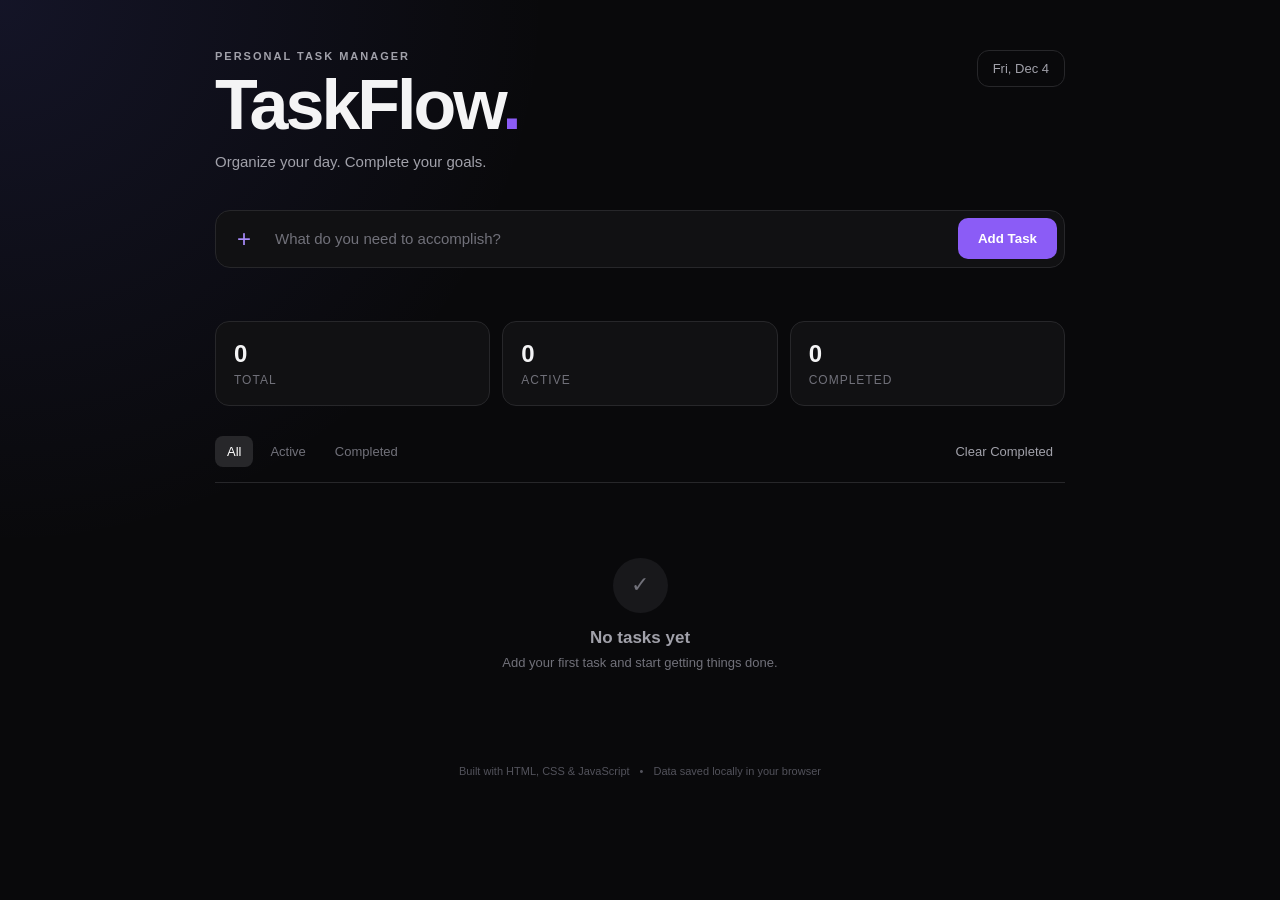
<file: interactive-todo-list/index.html>
<!DOCTYPE html>
<html lang="en">
<head>
    <meta charset="UTF-8">
    <meta name="viewport" content="width=device-width, initial-scale=1.0">

    <meta
        name="description"
        content="Interactive To-Do List built with HTML, CSS, JavaScript and LocalStorage."
    >

    <title>TaskFlow | Interactive To-Do List</title>

    <link rel="stylesheet" href="style.css">
</head>

<body>

    <main class="app">

        <!-- Header -->
        <header class="app-header">
            <div>
                <p class="eyebrow">PERSONAL TASK MANAGER</p>
                <h1>TaskFlow<span>.</span></h1>
                <p class="subtitle">
                    Organize your day. Complete your goals.
                </p>
            </div>

            <div class="date-box">
                <span id="currentDate">Today</span>
            </div>
        </header>


        <!-- Task Input -->
        <section class="task-input-section">

            <form id="taskForm">

                <div class="input-wrapper">
                    <span class="input-icon">+</span>

                    <input
                        type="text"
                        id="taskInput"
                        placeholder="What do you need to accomplish?"
                        maxlength="100"
                        autocomplete="off"
                    >

                    <button type="submit" id="addTaskBtn">
                        Add Task
                    </button>
                </div>

            </form>

            <p id="errorMessage" class="error-message"></p>

        </section>


        <!-- Statistics -->
        <section class="stats">

            <div class="stat-card">
                <span class="stat-number" id="totalTasks">0</span>
                <span class="stat-label">Total</span>
            </div>

            <div class="stat-card">
                <span class="stat-number" id="activeTasks">0</span>
                <span class="stat-label">Active</span>
            </div>

            <div class="stat-card">
                <span class="stat-number" id="completedTasks">0</span>
                <span class="stat-label">Completed</span>
            </div>

        </section>


        <!-- Task Controls -->
        <section class="task-controls">

            <div class="filters">

                <button
                    type="button"
                    class="filter-btn active"
                    data-filter="all"
                >
                    All
                </button>

                <button
                    type="button"
                    class="filter-btn"
                    data-filter="active"
                >
                    Active
                </button>

                <button
                    type="button"
                    class="filter-btn"
                    data-filter="completed"
                >
                    Completed
                </button>

            </div>

            <button
                type="button"
                id="clearCompleted"
                class="clear-btn"
            >
                Clear Completed
            </button>

        </section>


        <!-- Task List -->
        <section class="tasks-section">

            <ul id="taskList" class="task-list">
                <!-- Tasks will be generated using JavaScript -->
            </ul>

            <div id="emptyState" class="empty-state">

                <div class="empty-icon">✓</div>

                <h2>No tasks yet</h2>

                <p>
                    Add your first task and start getting things done.
                </p>

            </div>

        </section>


        <!-- Footer -->
        <footer class="app-footer">

            <p>
                Built with HTML, CSS & JavaScript
            </p>

            <span>•</span>

            <p>
                Data saved locally in your browser
            </p>

        </footer>

    </main>


    <script src="script.js"></script>

</body>
</html>
</file>
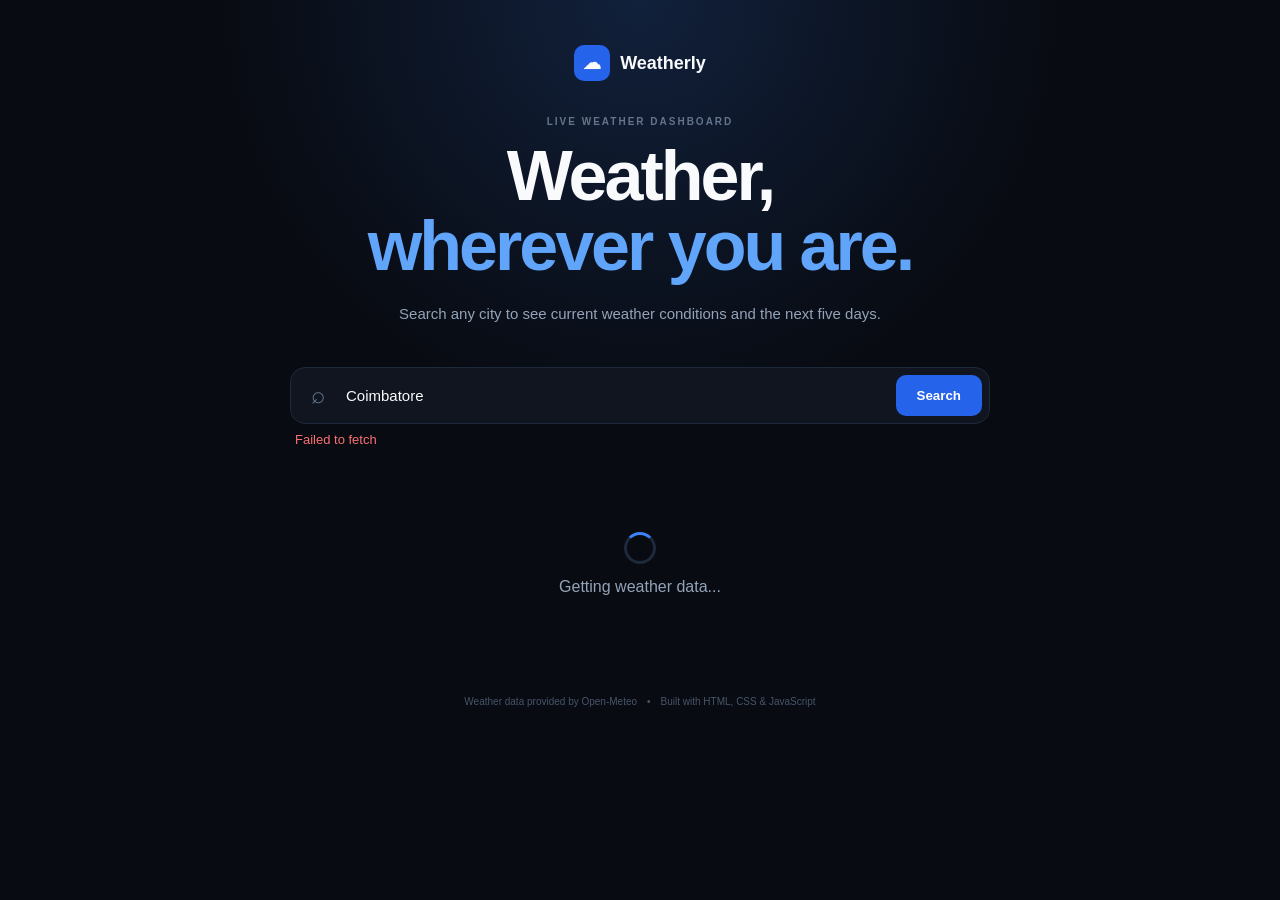
<file: live-weather-dashboard/index.html>
<!DOCTYPE html>
<html lang="en">
<head>
    <meta charset="UTF-8">

    <meta
        name="viewport"
        content="width=device-width, initial-scale=1.0"
    >

    <meta
        name="description"
        content="Live weather dashboard using Fetch API and Open-Meteo."
    >

    <title>Weatherly | Live Weather Dashboard</title>

    <link rel="stylesheet" href="style.css">
</head>

<body>

    <main class="weather-app">

        <!-- HEADER -->

        <header class="header">

            <div class="brand">
                <div class="brand-icon">☁</div>

                <span>Weatherly</span>
            </div>

            <p class="eyebrow">
                LIVE WEATHER DASHBOARD
            </p>

            <h1>
                Weather,
                <span>wherever you are.</span>
            </h1>

            <p class="subtitle">
                Search any city to see current weather conditions
                and the next five days.
            </p>

        </header>


        <!-- SEARCH -->

        <section class="search-section">

            <form id="searchForm" class="search-form">

                <div class="search-box">

                    <span class="search-icon">⌕</span>

                    <input
                        type="text"
                        id="cityInput"
                        placeholder="Search for a city..."
                        autocomplete="off"
                        maxlength="60"
                    >

                    <button
                        type="submit"
                        id="searchButton"
                    >
                        Search
                    </button>

                </div>

            </form>

            <p
                id="message"
                class="message"
                aria-live="polite"
            ></p>

        </section>


        <!-- LOADING -->

        <div
            id="loading"
            class="loading"
            hidden
        >
            <div class="spinner"></div>

            <p>Getting weather data...</p>
        </div>


        <!-- WEATHER CONTENT -->

        <section
            id="weatherContent"
            class="weather-content"
            hidden
        >

            <!-- CURRENT WEATHER -->

            <article class="current-weather">

                <div class="location-info">

                    <p class="location-label">
                        CURRENT WEATHER
                    </p>

                    <h2 id="locationName">
                        --
                    </h2>

                    <p id="locationDetails">
                        --
                    </p>

                </div>


                <div class="current-main">

                    <div
                        id="weatherIcon"
                        class="weather-icon"
                    >
                        ☀️
                    </div>

                    <div>

                        <div class="temperature">

                            <span id="currentTemperature">
                                --
                            </span>

                            <span>°C</span>

                        </div>

                        <p id="weatherDescription">
                            --
                        </p>

                    </div>

                </div>


                <div class="weather-details">

                    <div class="detail">

                        <span class="detail-icon">
                            🌡
                        </span>

                        <div>

                            <small>Feels Like</small>

                            <strong id="feelsLike">
                                --
                            </strong>

                        </div>

                    </div>


                    <div class="detail">

                        <span class="detail-icon">
                            💧
                        </span>

                        <div>

                            <small>Humidity</small>

                            <strong id="humidity">
                                --
                            </strong>

                        </div>

                    </div>


                    <div class="detail">

                        <span class="detail-icon">
                            💨
                        </span>

                        <div>

                            <small>Wind</small>

                            <strong id="windSpeed">
                                --
                            </strong>

                        </div>

                    </div>

                </div>

            </article>


            <!-- FORECAST -->

            <section class="forecast-section">

                <div class="section-heading">

                    <div>

                        <p class="location-label">
                            WEATHER OUTLOOK
                        </p>

                        <h2>
                            5-Day Forecast
                        </h2>

                    </div>

                    <span id="updatedTime">
                        Updated now
                    </span>

                </div>


                <div
                    id="forecastGrid"
                    class="forecast-grid"
                >
                    <!-- Forecast cards generated by JavaScript -->
                </div>

            </section>

        </section>


        <!-- EMPTY STATE -->

        <section
            id="emptyState"
            class="empty-state"
        >

            <div class="empty-icon">
                ☁️
            </div>

            <h2>
                Search for a city
            </h2>

            <p>
                Enter a city name above to see live weather information.
            </p>

        </section>


        <!-- FOOTER -->

        <footer>

            <p>
                Weather data provided by Open-Meteo
            </p>

            <span>•</span>

            <p>
                Built with HTML, CSS & JavaScript
            </p>

        </footer>

    </main>


    <script src="script.js"></script>

</body>
</html>
</file>
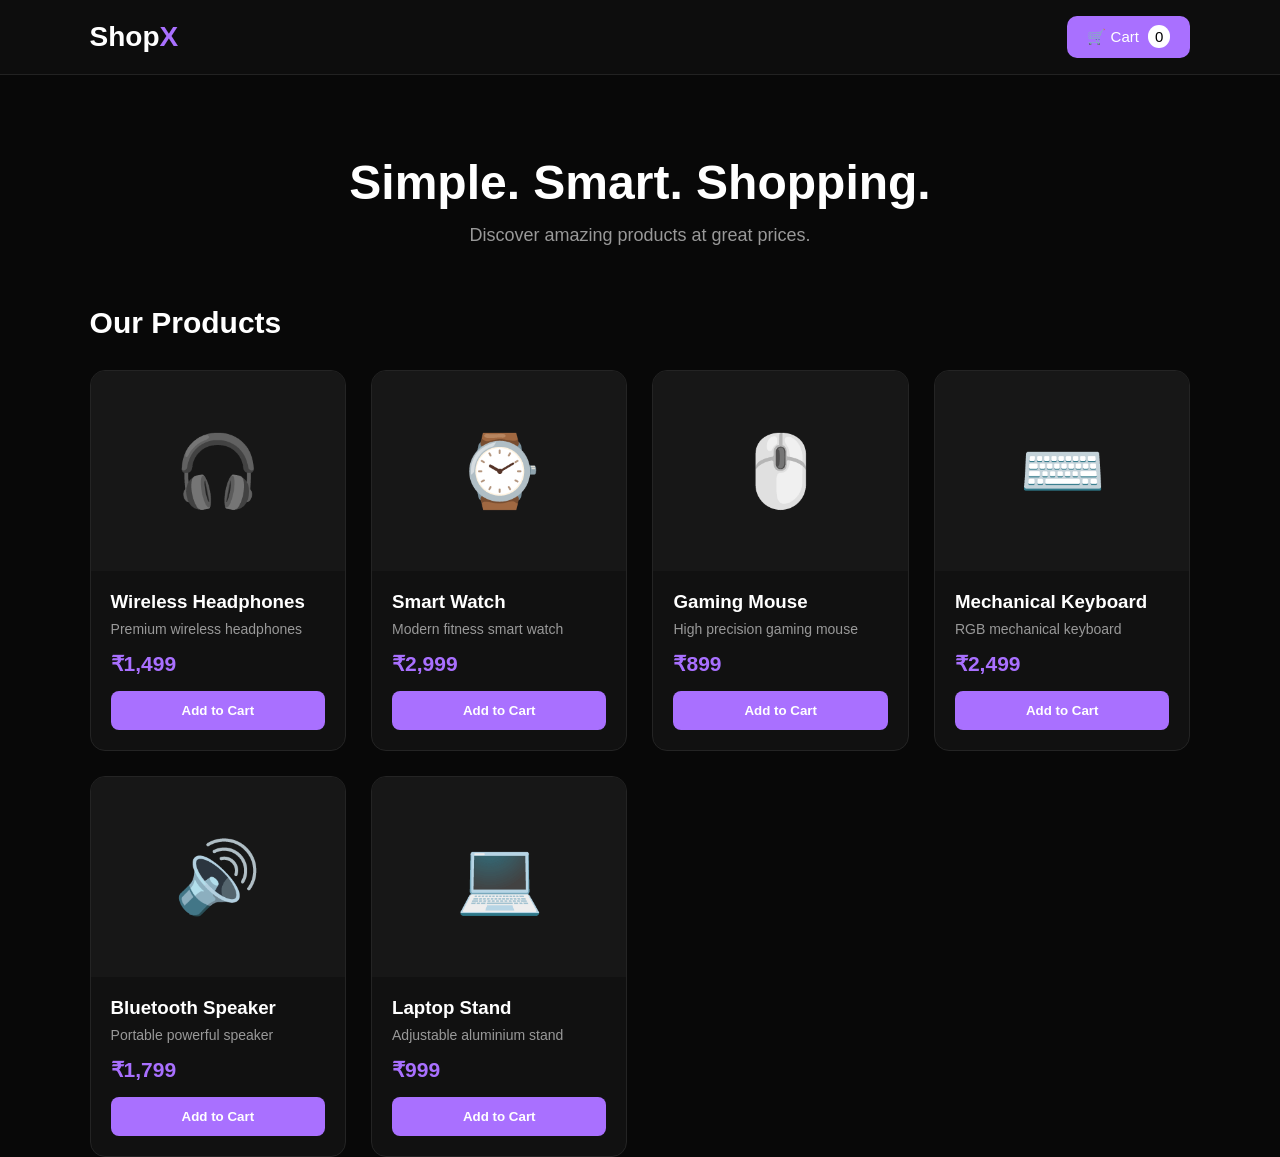
<file: mini-ecommerce-app/index.html>
<!DOCTYPE html>
<html lang="en">
<head>
    <meta charset="UTF-8">
    <meta name="viewport" content="width=device-width, initial-scale=1.0">
    <title>ShopX - Mini E-Commerce</title>
    <link rel="stylesheet" href="style.css">
</head>

<body>

<header>
    <div class="logo">Shop<span>X</span></div>

    <button id="cartBtn" class="cart-btn">
        🛒 Cart <span id="cartCount">0</span>
    </button>
</header>

<main>

    <section class="hero">
        <h1>Simple. Smart. Shopping.</h1>
        <p>Discover amazing products at great prices.</p>
    </section>

    <section class="products-section">
        <h2>Our Products</h2>

        <div id="productContainer" class="products"></div>
    </section>

</main>


<!-- CART MODAL -->
<div id="cartModal" class="modal">

    <div class="modal-content">

        <button class="close-btn" id="closeCart">&times;</button>

        <h2>Your Cart</h2>

        <div id="cartItems"></div>

        <div class="cart-summary">
            <h3>Total: ₹<span id="cartTotal">0</span></h3>

            <button id="checkoutBtn" class="checkout-btn">
                Checkout
            </button>
        </div>

    </div>

</div>


<!-- CHECKOUT MODAL -->
<div id="checkoutModal" class="modal">

    <div class="modal-content checkout-content">

        <button class="close-btn" id="closeCheckout">&times;</button>

        <div class="success-icon">✓</div>

        <h2>Checkout Preview</h2>

        <p class="checkout-description">
            Review your order before placing it.
            This is a demo checkout and no payment will be processed.
        </p>

        <div id="checkoutItems" class="checkout-items"></div>

        <div class="checkout-total">
            <span>Order Total</span>
            <strong>₹<span id="checkoutTotal">0</span></strong>
        </div>

        <button id="placeOrderBtn" class="place-order-btn">
            Place Order
        </button>

        <button id="continueShopping" class="continue-btn">
            Continue Shopping
        </button>

    </div>

</div>


<!-- ORDER SUCCESS MODAL -->
<div id="successModal" class="modal">

    <div class="modal-content success-content">

        <button class="close-btn" id="closeSuccess">&times;</button>

        <div class="big-success">✓</div>

        <h2>Order Placed Successfully!</h2>

        <p>
            Thank you for shopping with ShopX.
        </p>

        <button id="successContinue" class="continue-btn">
            Continue Shopping
        </button>

    </div>

</div>


<script src="script.js"></script>

</body>
</html>
</file>
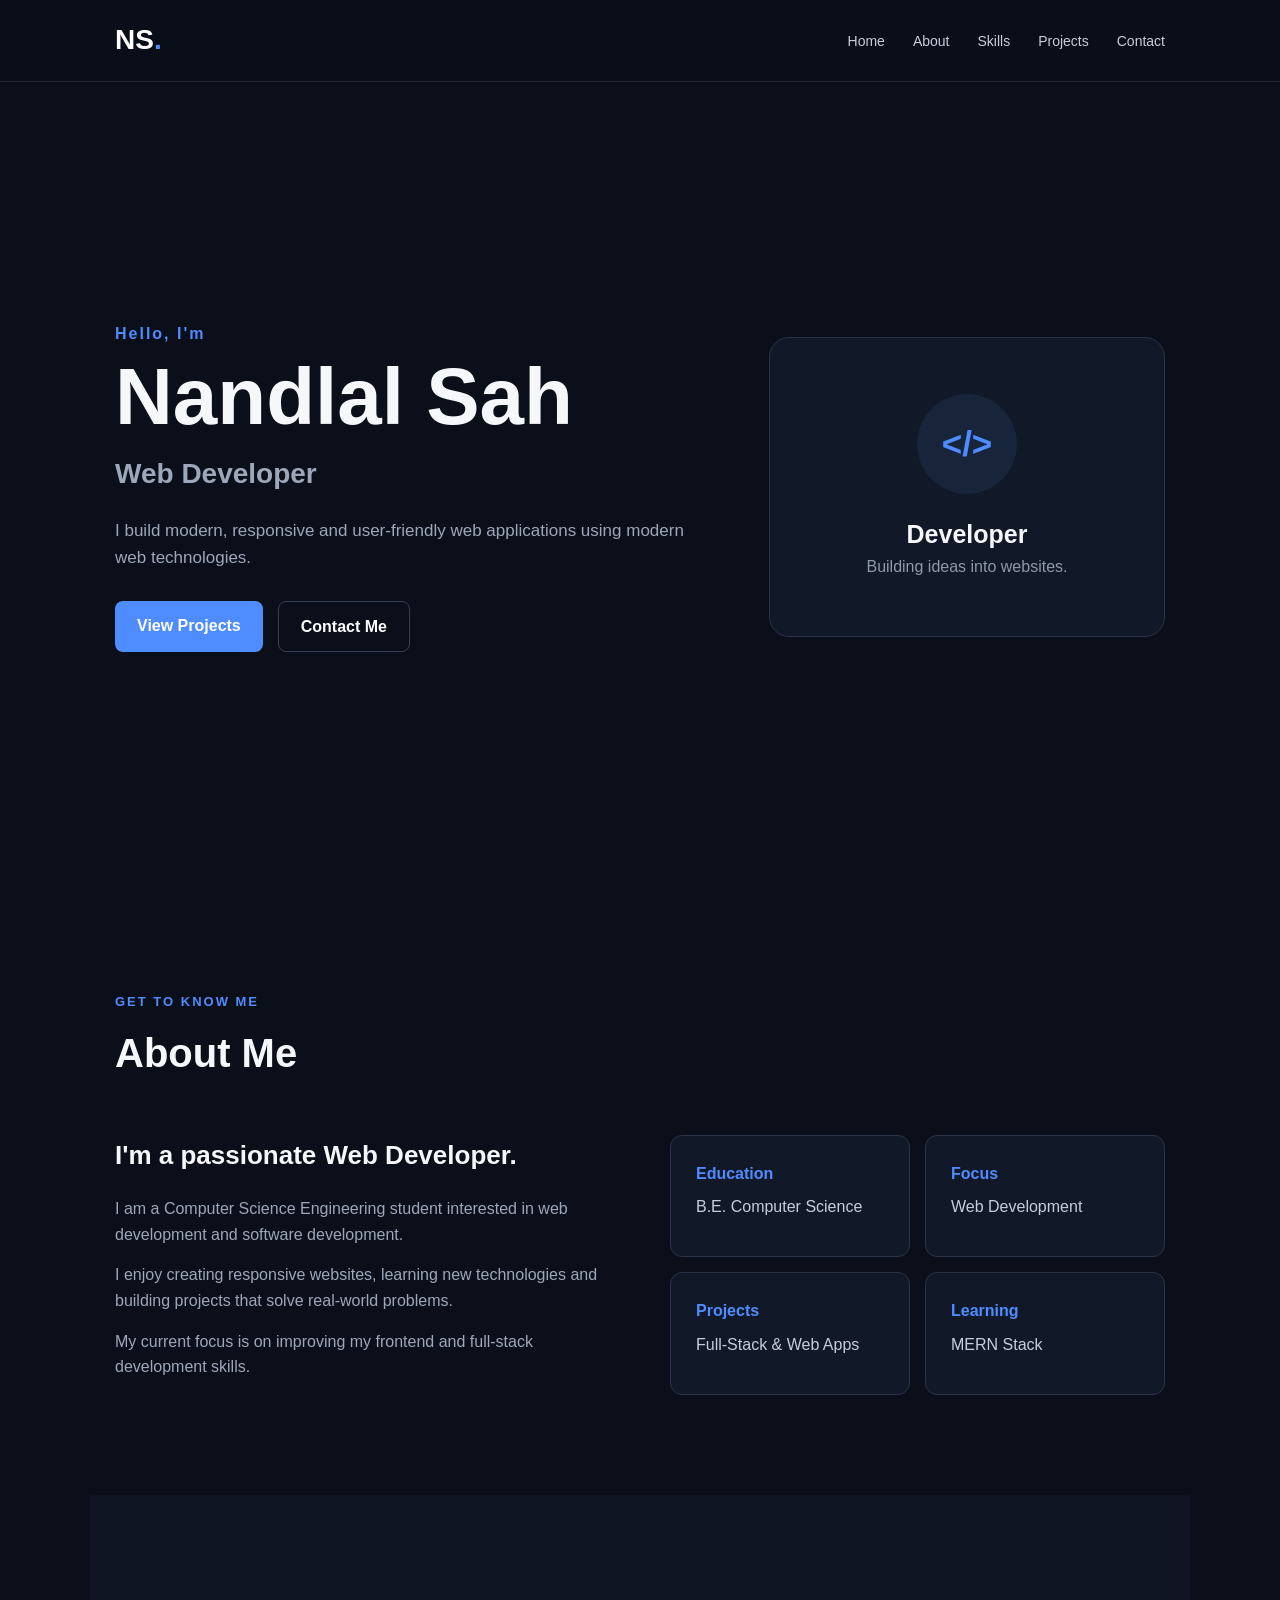
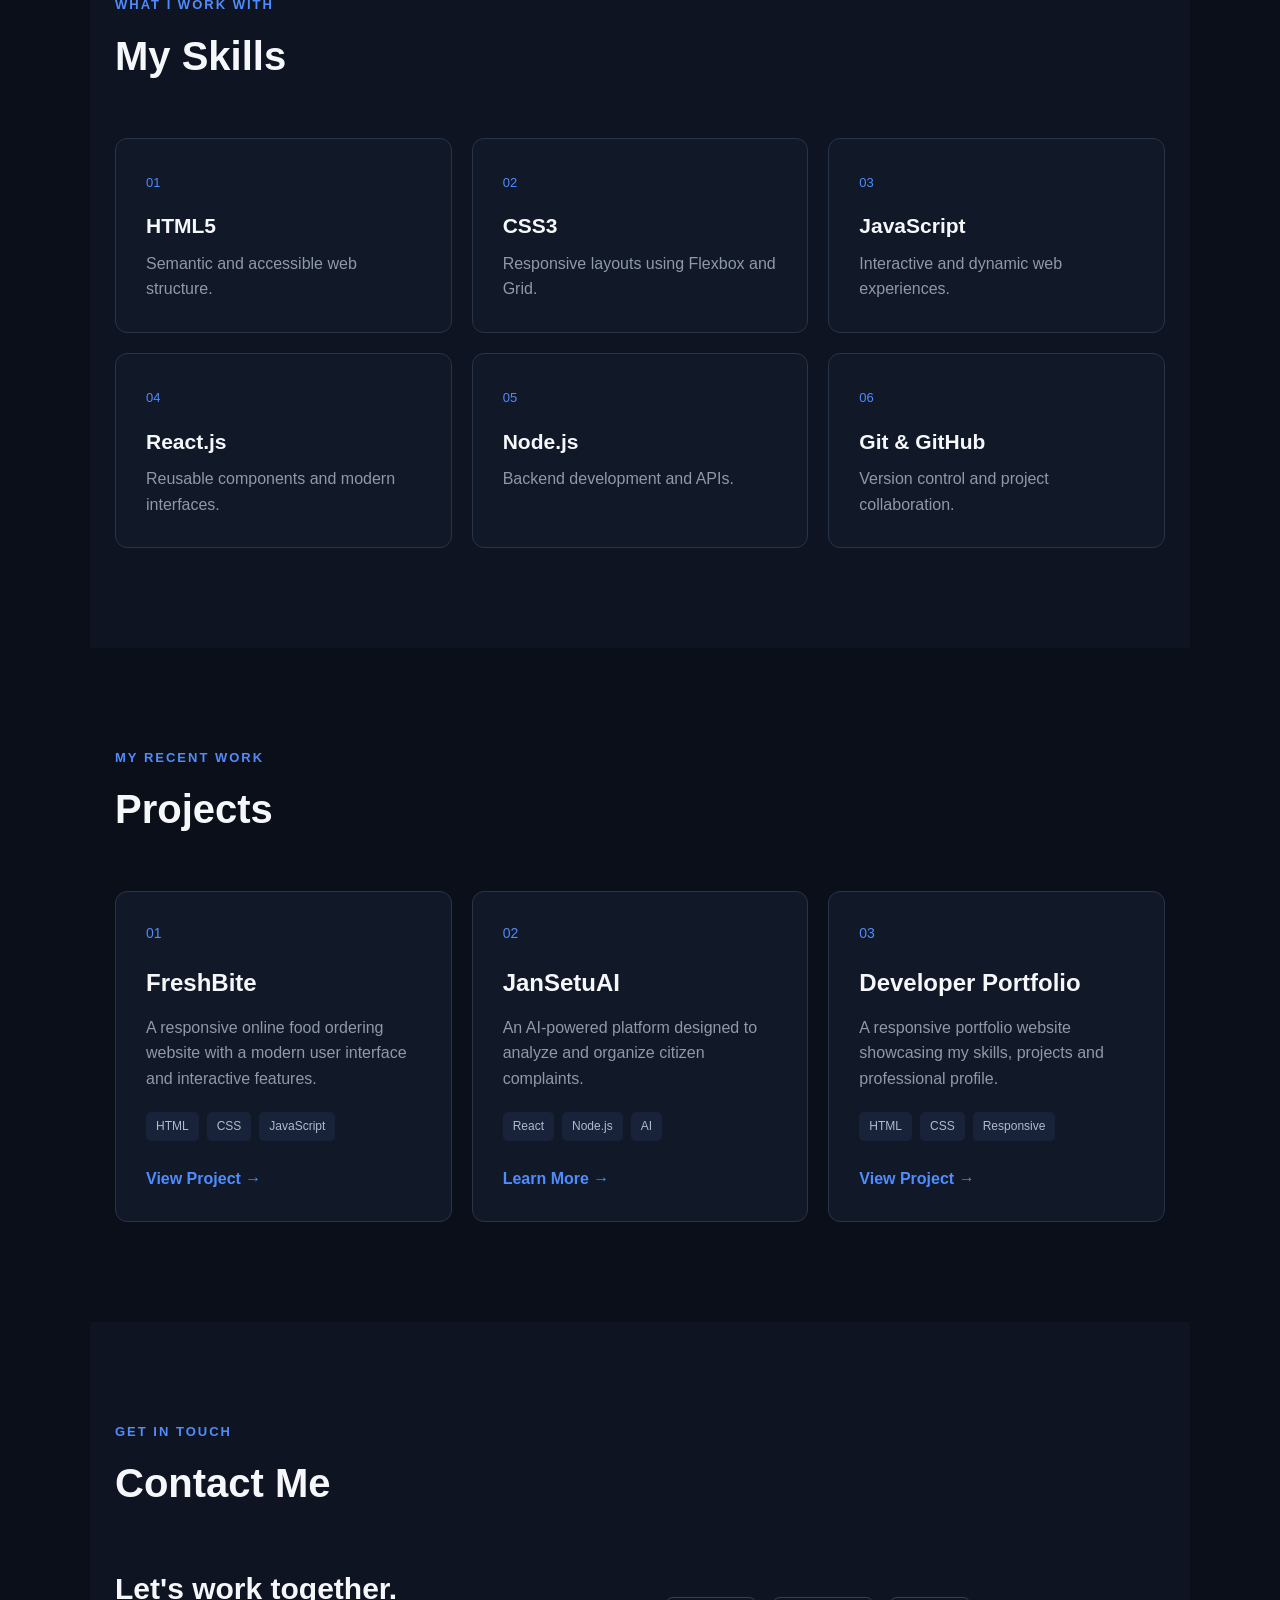
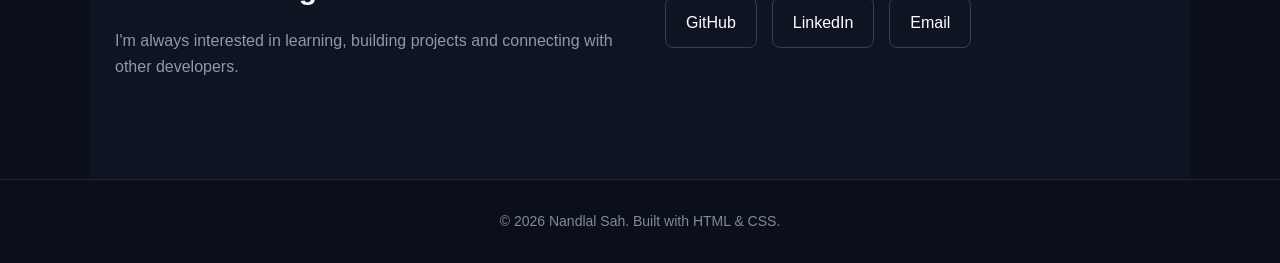
<file: project1/index.html>
<!DOCTYPE html>
<html lang="en">
<head>
    <meta charset="UTF-8">

    <!-- Mobile Responsive -->
    <meta name="viewport" content="width=device-width, initial-scale=1.0">

    <meta name="description" content="Personal portfolio of a web developer">

    <title>Nandlal Sah | Web Developer</title>

    <link rel="stylesheet" href="style.css">
</head>

<body>

    <!-- ===== HEADER ===== -->
    <header class="header">
        <nav class="navbar">

            <a href="#home" class="logo">NS<span>.</span></a>

            <ul class="nav-links">
                <li><a href="#home">Home</a></li>
                <li><a href="#about">About</a></li>
                <li><a href="#skills">Skills</a></li>
                <li><a href="#projects">Projects</a></li>
                <li><a href="#contact">Contact</a></li>
            </ul>

        </nav>
    </header>


    <!-- ===== MAIN CONTENT ===== -->
    <main>

        <!-- ===== HERO SECTION ===== -->
        <section id="home" class="hero">

            <div class="hero-content">

                <p class="small-text">Hello, I'm</p>

                <h1>Nandlal Sah</h1>

                <h2>Web Developer</h2>

                <p class="hero-description">
                    I build modern, responsive and user-friendly web applications
                    using modern web technologies.
                </p>

                <div class="hero-buttons">
                    <a href="#projects" class="btn primary-btn">
                        View Projects
                    </a>

                    <a href="#contact" class="btn secondary-btn">
                        Contact Me
                    </a>
                </div>

            </div>

            <div class="hero-card">
                <div class="code-icon">&lt;/&gt;</div>
                <h3>Developer</h3>
                <p>Building ideas into websites.</p>
            </div>

        </section>


        <!-- ===== ABOUT SECTION ===== -->
        <section id="about" class="section">

            <div class="section-heading">
                <p>GET TO KNOW ME</p>
                <h2>About Me</h2>
            </div>

            <div class="about-grid">

                <div class="about-text">

                    <h3>I'm a passionate Web Developer.</h3>

                    <p>
                        I am a Computer Science Engineering student interested
                        in web development and software development.
                    </p>

                    <p>
                        I enjoy creating responsive websites, learning new
                        technologies and building projects that solve real-world
                        problems.
                    </p>

                    <p>
                        My current focus is on improving my frontend and
                        full-stack development skills.
                    </p>

                </div>

                <div class="about-info">

                    <div class="info-box">
                        <strong>Education</strong>
                        <span>B.E. Computer Science</span>
                    </div>

                    <div class="info-box">
                        <strong>Focus</strong>
                        <span>Web Development</span>
                    </div>

                    <div class="info-box">
                        <strong>Projects</strong>
                        <span>Full-Stack & Web Apps</span>
                    </div>

                    <div class="info-box">
                        <strong>Learning</strong>
                        <span>MERN Stack</span>
                    </div>

                </div>

            </div>

        </section>


        <!-- ===== SKILLS SECTION ===== -->
        <section id="skills" class="section skills-section">

            <div class="section-heading">
                <p>WHAT I WORK WITH</p>
                <h2>My Skills</h2>
            </div>

            <div class="skills-grid">

                <div class="skill-card">
                    <span>01</span>
                    <h3>HTML5</h3>
                    <p>Semantic and accessible web structure.</p>
                </div>

                <div class="skill-card">
                    <span>02</span>
                    <h3>CSS3</h3>
                    <p>Responsive layouts using Flexbox and Grid.</p>
                </div>

                <div class="skill-card">
                    <span>03</span>
                    <h3>JavaScript</h3>
                    <p>Interactive and dynamic web experiences.</p>
                </div>

                <div class="skill-card">
                    <span>04</span>
                    <h3>React.js</h3>
                    <p>Reusable components and modern interfaces.</p>
                </div>

                <div class="skill-card">
                    <span>05</span>
                    <h3>Node.js</h3>
                    <p>Backend development and APIs.</p>
                </div>

                <div class="skill-card">
                    <span>06</span>
                    <h3>Git & GitHub</h3>
                    <p>Version control and project collaboration.</p>
                </div>

            </div>

        </section>


        <!-- ===== PROJECTS SECTION ===== -->
        <section id="projects" class="section">

            <div class="section-heading">
                <p>MY RECENT WORK</p>
                <h2>Projects</h2>
            </div>

            <div class="projects-grid">

                <article class="project-card">

                    <div class="project-number">01</div>

                    <h3>FreshBite</h3>

                    <p>
                        A responsive online food ordering website with a
                        modern user interface and interactive features.
                    </p>

                    <div class="project-tech">
                        <span>HTML</span>
                        <span>CSS</span>
                        <span>JavaScript</span>
                    </div>

                    <a
                        href="https://nandlal-sah.github.io/freshbite-food-ordering/"
                        target="_blank"
                        class="project-link">
                        View Project →
                    </a>

                </article>


                <article class="project-card">

                    <div class="project-number">02</div>

                    <h3>JanSetuAI</h3>

                    <p>
                        An AI-powered platform designed to analyze and
                        organize citizen complaints.
                    </p>

                    <div class="project-tech">
                        <span>React</span>
                        <span>Node.js</span>
                        <span>AI</span>
                    </div>

                    <a href="#contact" class="project-link">
                        Learn More →
                    </a>

                </article>


                <article class="project-card">

                    <div class="project-number">03</div>

                    <h3>Developer Portfolio</h3>

                    <p>
                        A responsive portfolio website showcasing my
                        skills, projects and professional profile.
                    </p>

                    <div class="project-tech">
                        <span>HTML</span>
                        <span>CSS</span>
                        <span>Responsive</span>
                    </div>

                    <a href="#home" class="project-link">
                        View Project →
                    </a>

                </article>

            </div>

        </section>


        <!-- ===== CONTACT SECTION ===== -->
        <section id="contact" class="section contact-section">

            <div class="section-heading">
                <p>GET IN TOUCH</p>
                <h2>Contact Me</h2>
            </div>

            <div class="contact-content">

                <div>
                    <h3>Let's work together.</h3>

                    <p>
                        I'm always interested in learning, building projects
                        and connecting with other developers.
                    </p>
                </div>

                <div class="social-links">

                    <a
                        href="https://github.com/nandlalsah96"
                        target="_blank">
                        GitHub
                    </a>

                    <a
                        href="https://www.linkedin.com/in/nandlalsah"
                        target="_blank">
                        LinkedIn
                    </a>

                    <a href="mailto:rohitsah6543@gmail.com">
                        Email
                    </a>

                </div>

            </div>

        </section>

    </main>


    <!-- ===== FOOTER ===== -->
    <footer class="footer">

        <p>
            © 2026 Nandlal Sah. Built with HTML & CSS.
        </p>

    </footer>

</body>
</html>
</file>
<file: interactive-todo-list/style.css>
/* =========================================
   TASKFLOW - INTERACTIVE TODO LIST
   ========================================= */


/* ---------- RESET ---------- */

* {
    margin: 0;
    padding: 0;
    box-sizing: border-box;
}


html {
    scroll-behavior: smooth;
}


body {
    min-height: 100vh;

    font-family:
        Inter,
        -apple-system,
        BlinkMacSystemFont,
        "Segoe UI",
        Roboto,
        Arial,
        sans-serif;

    background:
        radial-gradient(
            circle at top left,
            rgba(99, 102, 241, 0.12),
            transparent 35%
        ),
        #09090b;

    color: #f4f4f5;

    display: flex;
    justify-content: center;

    padding: 50px 20px;
}


/* ---------- MAIN APP ---------- */

.app {
    width: 100%;
    max-width: 850px;
}


/* ---------- HEADER ---------- */

.app-header {
    display: flex;
    justify-content: space-between;
    align-items: flex-start;

    gap: 30px;

    margin-bottom: 40px;
}


.eyebrow {
    font-size: 11px;
    font-weight: 700;

    letter-spacing: 2px;

    color: #a1a1aa;

    margin-bottom: 10px;
}


h1 {
    font-size: clamp(42px, 7vw, 70px);

    line-height: 0.95;

    letter-spacing: -3px;

    font-weight: 800;
}


h1 span {
    color: #8b5cf6;
}


.subtitle {
    margin-top: 14px;

    color: #a1a1aa;

    font-size: 15px;
}


.date-box {
    padding: 10px 15px;

    border: 1px solid #27272a;

    border-radius: 12px;

    color: #a1a1aa;

    font-size: 13px;

    white-space: nowrap;
}


/* ---------- TASK INPUT ---------- */

.task-input-section {
    margin-bottom: 25px;
}


.input-wrapper {
    display: flex;
    align-items: center;

    gap: 10px;

    padding: 7px;

    background: #111113;

    border: 1px solid #27272a;

    border-radius: 15px;

    transition: border-color 0.2s ease;
}


.input-wrapper:focus-within {
    border-color: #8b5cf6;
}


.input-icon {
    width: 42px;
    height: 42px;

    display: flex;
    align-items: center;
    justify-content: center;

    color: #a78bfa;

    font-size: 24px;

    flex-shrink: 0;
}


#taskInput {
    flex: 1;

    min-width: 0;

    border: none;
    outline: none;

    background: transparent;

    color: #f4f4f5;

    font-size: 15px;
}


#taskInput::placeholder {
    color: #71717a;
}


#addTaskBtn {
    border: none;

    background: #8b5cf6;

    color: white;

    font-weight: 700;

    padding: 13px 20px;

    border-radius: 10px;

    cursor: pointer;

    transition:
        transform 0.2s ease,
        background 0.2s ease;
}


#addTaskBtn:hover {
    background: #7c3aed;

    transform: translateY(-1px);
}


#addTaskBtn:active {
    transform: translateY(0);
}


.error-message {
    min-height: 20px;

    margin-top: 8px;

    color: #f87171;

    font-size: 13px;
}


/* ---------- STATISTICS ---------- */

.stats {
    display: grid;

    grid-template-columns:
        repeat(3, 1fr);

    gap: 12px;

    margin-bottom: 30px;
}


.stat-card {
    background: #111113;

    border: 1px solid #27272a;

    border-radius: 14px;

    padding: 18px;

    display: flex;
    flex-direction: column;

    gap: 5px;
}


.stat-number {
    font-size: 24px;

    font-weight: 800;
}


.stat-label {
    font-size: 12px;

    color: #71717a;

    text-transform: uppercase;

    letter-spacing: 1px;
}


/* ---------- CONTROLS ---------- */

.task-controls {
    display: flex;

    justify-content: space-between;

    align-items: center;

    gap: 20px;

    padding-bottom: 15px;

    border-bottom: 1px solid #27272a;

    margin-bottom: 15px;
}


.filters {
    display: flex;

    gap: 5px;

    flex-wrap: wrap;
}


.filter-btn,
.clear-btn {
    border: none;

    background: transparent;

    color: #71717a;

    padding: 8px 12px;

    border-radius: 8px;

    font-size: 13px;

    cursor: pointer;

    transition: all 0.2s ease;
}


.filter-btn:hover,
.clear-btn:hover {
    color: #f4f4f5;

    background: #18181b;
}


.filter-btn.active {
    color: white;

    background: #27272a;
}


.clear-btn {
    color: #a1a1aa;
}


/* ---------- TASK LIST ---------- */

.task-list {
    list-style: none;

    display: flex;

    flex-direction: column;

    gap: 10px;
}


.task-item {
    display: flex;

    align-items: center;

    gap: 13px;

    padding: 15px;

    background: #111113;

    border: 1px solid #27272a;

    border-radius: 13px;

    animation: taskAppear 0.25s ease;

    transition:
        border-color 0.2s ease,
        transform 0.2s ease;
}


.task-item:hover {
    border-color: #3f3f46;

    transform: translateY(-1px);
}


@keyframes taskAppear {

    from {
        opacity: 0;

        transform: translateY(-5px);
    }

    to {
        opacity: 1;

        transform: translateY(0);
    }

}


/* ---------- CHECKBOX ---------- */

.task-checkbox {
    appearance: none;

    width: 21px;
    height: 21px;

    border: 2px solid #52525b;

    border-radius: 50%;

    cursor: pointer;

    flex-shrink: 0;

    position: relative;

    transition: all 0.2s ease;
}


.task-checkbox:hover {
    border-color: #8b5cf6;
}


.task-checkbox:checked {
    background: #8b5cf6;

    border-color: #8b5cf6;
}


.task-checkbox:checked::after {
    content: "✓";

    position: absolute;

    left: 50%;
    top: 50%;

    transform: translate(-50%, -55%);

    color: white;

    font-size: 13px;

    font-weight: 800;
}


/* ---------- TASK TEXT ---------- */

.task-text {
    flex: 1;

    min-width: 0;

    word-break: break-word;

    font-size: 15px;

    color: #e4e4e7;

    transition: all 0.2s ease;
}


.task-item.completed .task-text {
    text-decoration: line-through;

    color: #52525b;
}


/* ---------- DELETE BUTTON ---------- */

.delete-btn {
    width: 36px;
    height: 36px;

    display: flex;
    align-items: center;
    justify-content: center;

    border: none;

    background: transparent;

    color: #52525b;

    border-radius: 8px;

    cursor: pointer;

    font-size: 17px;

    flex-shrink: 0;

    transition: all 0.2s ease;
}


.delete-btn:hover {
    background: rgba(239, 68, 68, 0.1);

    color: #f87171;
}


/* ---------- EMPTY STATE ---------- */

.empty-state {
    text-align: center;

    padding: 60px 20px;

    color: #71717a;
}


.empty-icon {
    width: 55px;
    height: 55px;

    margin: 0 auto 15px;

    display: flex;
    align-items: center;
    justify-content: center;

    border-radius: 50%;

    background: #18181b;

    color: #71717a;

    font-size: 22px;
}


.empty-state h2 {
    color: #a1a1aa;

    font-size: 17px;

    margin-bottom: 7px;
}


.empty-state p {
    font-size: 13px;
}


/* ---------- FOOTER ---------- */

.app-footer {
    display: flex;

    justify-content: center;

    align-items: center;

    gap: 10px;

    margin-top: 35px;

    color: #52525b;

    font-size: 11px;

    text-align: center;
}


/* ---------- ACCESSIBILITY ---------- */

button:focus-visible,
input:focus-visible {
    outline: 2px solid #8b5cf6;

    outline-offset: 2px;
}


/* ---------- RESPONSIVE ---------- */

@media (max-width: 600px) {

    body {
        padding: 30px 15px;
    }


    .app-header {
        flex-direction: column;

        margin-bottom: 30px;

        gap: 18px;
    }


    h1 {
        letter-spacing: -2px;
    }


    .date-box {
        align-self: flex-start;
    }


    .input-wrapper {
        padding: 6px;
    }


    .input-icon {
        display: none;
    }


    #taskInput {
        padding: 10px;
    }


    #addTaskBtn {
        padding: 12px 15px;
    }


    .stats {
        gap: 8px;
    }


    .stat-card {
        padding: 14px;
    }


    .stat-number {
        font-size: 20px;
    }


    .task-controls {
        align-items: flex-start;

        flex-direction: column;
    }


    .task-item {
        padding: 13px;
    }


    .app-footer {
        flex-direction: column;

        gap: 5px;
    }

}


@media (max-width: 380px) {

    .stats {
        grid-template-columns: 1fr;
    }


    .stat-card {
        flex-direction: row;

        align-items: center;

        justify-content: space-between;
    }

}
</file>
<file: live-weather-dashboard/style.css>
/* =========================================
   WEATHERLY - LIVE WEATHER DASHBOARD
   ========================================= */


/* ---------- RESET ---------- */

* {
    margin: 0;
    padding: 0;
    box-sizing: border-box;
}


html {
    scroll-behavior: smooth;
}


body {

    min-height: 100vh;

    font-family:
        Inter,
        -apple-system,
        BlinkMacSystemFont,
        "Segoe UI",
        Roboto,
        Arial,
        sans-serif;

    background:
        radial-gradient(
            circle at 50% 0%,
            rgba(59, 130, 246, 0.18),
            transparent 38%
        ),
        #080b12;

    color: #f8fafc;

    padding: 45px 20px;
}


/* ---------- MAIN ---------- */

.weather-app {

    width: 100%;

    max-width: 1000px;

    margin: auto;

}


/* ---------- HEADER ---------- */

.header {

    text-align: center;

    max-width: 720px;

    margin: 0 auto 40px;

}


.brand {

    display: inline-flex;

    align-items: center;

    gap: 10px;

    font-size: 18px;

    font-weight: 800;

    margin-bottom: 35px;

}


.brand-icon {

    width: 36px;
    height: 36px;

    display: flex;

    align-items: center;
    justify-content: center;

    border-radius: 10px;

    background: #2563eb;

    font-size: 18px;

}


.eyebrow {

    color: #64748b;

    font-size: 10px;

    font-weight: 800;

    letter-spacing: 2px;

    margin-bottom: 14px;

}


.header h1 {

    font-size: clamp(40px, 7vw, 70px);

    line-height: 1;

    letter-spacing: -3px;

    font-weight: 850;

}


.header h1 span {

    display: block;

    color: #60a5fa;

}


.subtitle {

    max-width: 560px;

    margin: 20px auto 0;

    color: #94a3b8;

    font-size: 15px;

    line-height: 1.7;

}


/* ---------- SEARCH ---------- */

.search-section {

    max-width: 700px;

    margin: 0 auto 30px;

}


.search-box {

    display: flex;

    align-items: center;

    gap: 8px;

    padding: 7px;

    background: #10151f;

    border: 1px solid #1e293b;

    border-radius: 15px;

    transition: border-color 0.2s ease;

}


.search-box:focus-within {

    border-color: #3b82f6;

}


.search-icon {

    width: 40px;

    display: flex;

    align-items: center;

    justify-content: center;

    color: #64748b;

    font-size: 24px;

}


#cityInput {

    flex: 1;

    min-width: 0;

    border: none;

    outline: none;

    background: transparent;

    color: #f8fafc;

    font-size: 15px;

}


#cityInput::placeholder {

    color: #64748b;

}


#searchButton {

    border: none;

    padding: 13px 21px;

    border-radius: 10px;

    background: #2563eb;

    color: white;

    font-weight: 700;

    cursor: pointer;

    transition:
        background 0.2s ease,
        transform 0.2s ease;

}


#searchButton:hover {

    background: #1d4ed8;

    transform: translateY(-1px);

}


#searchButton:active {

    transform: translateY(0);

}


.message {

    min-height: 20px;

    margin-top: 8px;

    padding-left: 5px;

    color: #f87171;

    font-size: 13px;

}


/* ---------- LOADING ---------- */

.loading {

    display: flex;

    flex-direction: column;

    align-items: center;

    justify-content: center;

    gap: 14px;

    padding: 50px;

    color: #94a3b8;

}


.spinner {

    width: 32px;
    height: 32px;

    border: 3px solid #1e293b;

    border-top-color: #3b82f6;

    border-radius: 50%;

    animation: spin 0.8s linear infinite;

}


@keyframes spin {

    to {
        transform: rotate(360deg);
    }

}


/* ---------- CURRENT WEATHER ---------- */

.weather-content {

    animation: fadeIn 0.4s ease;

}


@keyframes fadeIn {

    from {
        opacity: 0;
        transform: translateY(8px);
    }

    to {
        opacity: 1;
        transform: translateY(0);
    }

}


.current-weather {

    position: relative;

    overflow: hidden;

    padding: 30px;

    border: 1px solid #1e293b;

    border-radius: 20px;

    background:
        linear-gradient(
            135deg,
            rgba(30, 64, 175, 0.18),
            rgba(15, 23, 42, 0.7)
        );

}


.current-weather::before {

    content: "";

    position: absolute;

    width: 250px;
    height: 250px;

    right: -100px;
    top: -120px;

    border-radius: 50%;

    background: rgba(59, 130, 246, 0.08);

}


.location-label {

    color: #64748b;

    font-size: 10px;

    font-weight: 800;

    letter-spacing: 2px;

}


.location-info h2 {

    margin-top: 7px;

    font-size: 30px;

    letter-spacing: -1px;

}


#locationDetails {

    margin-top: 5px;

    color: #64748b;

    font-size: 13px;

}


.current-main {

    display: flex;

    align-items: center;

    gap: 20px;

    margin: 35px 0;

}


.weather-icon {

    width: 100px;
    height: 100px;

    display: flex;

    align-items: center;
    justify-content: center;

    border-radius: 50%;

    background: rgba(255, 255, 255, 0.05);

    font-size: 55px;

}


.temperature {

    display: flex;

    align-items: baseline;

}


#currentTemperature {

    font-size: clamp(55px, 9vw, 80px);

    line-height: 0.9;

    font-weight: 800;

    letter-spacing: -5px;

}


.temperature > span:last-child {

    margin-left: 5px;

    color: #94a3b8;

    font-size: 24px;

}


#weatherDescription {

    margin-top: 10px;

    color: #94a3b8;

    font-size: 14px;

}


/* ---------- WEATHER DETAILS ---------- */

.weather-details {

    display: grid;

    grid-template-columns:
        repeat(3, 1fr);

    gap: 12px;

}


.detail {

    display: flex;

    align-items: center;

    gap: 12px;

    padding: 15px;

    border: 1px solid #1e293b;

    border-radius: 12px;

    background: rgba(15, 23, 42, 0.55);

}


.detail-icon {

    font-size: 20px;

}


.detail small {

    display: block;

    color: #64748b;

    font-size: 10px;

    margin-bottom: 3px;

}


.detail strong {

    font-size: 14px;

}


/* ---------- FORECAST ---------- */

.forecast-section {

    margin-top: 30px;

}


.section-heading {

    display: flex;

    align-items: flex-end;

    justify-content: space-between;

    gap: 20px;

    margin-bottom: 15px;

}


.section-heading h2 {

    margin-top: 5px;

    font-size: 23px;

    letter-spacing: -0.5px;

}


#updatedTime {

    color: #475569;

    font-size: 11px;

}


.forecast-grid {

    display: grid;

    grid-template-columns:
        repeat(5, 1fr);

    gap: 10px;

}


.forecast-card {

    padding: 20px 15px;

    text-align: center;

    border: 1px solid #1e293b;

    border-radius: 15px;

    background: #10151f;

    transition:
        transform 0.25s ease,
        border-color 0.25s ease;

}


.forecast-card:hover {

    transform: translateY(-5px);

    border-color: #334155;

}


.forecast-day {

    color: #94a3b8;

    font-size: 11px;

    font-weight: 700;

}


.forecast-icon {

    margin: 18px 0;

    font-size: 34px;

}


.forecast-description {

    min-height: 30px;

    color: #64748b;

    font-size: 10px;

    line-height: 1.4;

}


.forecast-temperatures {

    display: flex;

    justify-content: center;

    gap: 8px;

    margin-top: 14px;

}


.forecast-high {

    font-weight: 800;

    font-size: 15px;

}


.forecast-low {

    color: #64748b;

    font-size: 15px;

}


/* ---------- EMPTY STATE ---------- */

.empty-state {

    padding: 70px 20px;

    text-align: center;

    color: #64748b;

}


.empty-icon {

    width: 60px;
    height: 60px;

    display: flex;

    align-items: center;
    justify-content: center;

    margin: 0 auto 15px;

    border-radius: 50%;

    background: #111827;

    font-size: 25px;

}


.empty-state h2 {

    color: #94a3b8;

    font-size: 18px;

    margin-bottom: 7px;

}


.empty-state p {

    font-size: 13px;

}


/* ---------- FOOTER ---------- */

footer {

    display: flex;

    justify-content: center;

    align-items: center;

    flex-wrap: wrap;

    gap: 10px;

    margin-top: 50px;

    color: #475569;

    font-size: 10px;

    text-align: center;

}


/* ---------- ACCESSIBILITY ---------- */

button:focus-visible,
input:focus-visible {

    outline: 2px solid #60a5fa;

    outline-offset: 3px;

}


/* ---------- RESPONSIVE ---------- */

@media (max-width: 750px) {

    .forecast-grid {

        grid-template-columns:
            repeat(3, 1fr);

    }

    .forecast-card:nth-child(4),
    .forecast-card:nth-child(5) {

        margin-top: 0;

    }

}


@media (max-width: 600px) {

    body {

        padding: 30px 15px;

    }


    .header {

        margin-bottom: 30px;

    }


    .header h1 {

        letter-spacing: -2px;

    }


    .search-icon {

        display: none;

    }


    #cityInput {

        padding: 10px;

    }


    .weather-details {

        grid-template-columns: 1fr;

    }


    .current-weather {

        padding: 22px;

    }


    .current-main {

        margin: 30px 0;

    }


    .weather-icon {

        width: 75px;
        height: 75px;

        font-size: 40px;

    }


    .forecast-grid {

        grid-template-columns:
            repeat(2, 1fr);

    }


    .section-heading {

        align-items: flex-start;

        flex-direction: column;

        gap: 5px;

    }

}


@media (max-width: 400px) {

    .search-box {

        flex-wrap: wrap;

    }


    #cityInput {

        width: calc(100% - 45px);

    }


    #searchButton {

        width: 100%;

    }


    .current-main {

        gap: 12px;

    }


    #currentTemperature {

        font-size: 52px;

    }


    .weather-icon {

        width: 65px;
        height: 65px;

        font-size: 34px;

    }


    .forecast-grid {

        grid-template-columns: 1fr;

    }

}
</file>
<file: mini-ecommerce-app/style.css>
* {
    margin: 0;
    padding: 0;
    box-sizing: border-box;
}

body {
    font-family: Arial, sans-serif;
    background: #080808;
    color: white;
    min-height: 100vh;
}

/* HEADER */

header {
    height: 75px;
    padding: 0 7%;
    display: flex;
    justify-content: space-between;
    align-items: center;
    border-bottom: 1px solid #222;
    background: #0d0d0d;
}

.logo {
    font-size: 28px;
    font-weight: bold;
}

.logo span {
    color: #a970ff;
}

.cart-btn {
    background: #a970ff;
    border: none;
    color: white;
    padding: 12px 20px;
    border-radius: 10px;
    cursor: pointer;
    font-size: 15px;
}

.cart-btn:hover {
    background: #8d4fff;
}

#cartCount {
    background: white;
    color: black;
    padding: 3px 7px;
    border-radius: 20px;
    margin-left: 5px;
}

/* HERO */

.hero {
    text-align: center;
    padding: 80px 20px 60px;
}

.hero h1 {
    font-size: 48px;
    margin-bottom: 15px;
}

.hero p {
    color: #999;
    font-size: 18px;
}

/* PRODUCTS */

.products-section {
    width: 86%;
    max-width: 1200px;
    margin: auto;
}

.products-section h2 {
    margin-bottom: 30px;
    font-size: 30px;
}

.products {
    display: grid;
    grid-template-columns: repeat(auto-fit, minmax(220px, 1fr));
    gap: 25px;
}

.product-card {
    background: #111;
    border: 1px solid #242424;
    border-radius: 15px;
    overflow: hidden;
    transition: 0.3s;
}

.product-card:hover {
    transform: translateY(-5px);
    border-color: #a970ff;
}

.product-image {
    height: 200px;
    display: flex;
    align-items: center;
    justify-content: center;
    font-size: 70px;
    background: #171717;
}

.product-info {
    padding: 20px;
}

.product-info h3 {
    margin-bottom: 8px;
}

.product-info p {
    color: #999;
    font-size: 14px;
    margin-bottom: 15px;
}

.price {
    color: #a970ff;
    font-size: 21px;
    font-weight: bold;
    margin-bottom: 15px;
}

.add-btn {
    width: 100%;
    border: none;
    padding: 12px;
    border-radius: 8px;
    background: #a970ff;
    color: white;
    cursor: pointer;
    font-weight: bold;
}

.add-btn:hover {
    background: #8d4fff;
}

/* MODAL */

.modal {
    display: none;
    position: fixed;
    z-index: 1000;
    inset: 0;
    background: rgba(0, 0, 0, 0.82);

    align-items: center;
    justify-content: center;

    padding: 20px;
}

.modal.active {
    display: flex;
}

.modal-content {
    position: relative;
    width: 100%;
    max-width: 550px;
    max-height: 90vh;
    overflow-y: auto;

    background: #111;
    border: 1px solid #333;
    border-radius: 18px;
    padding: 30px;

    box-shadow: 0 20px 80px rgba(0, 0, 0, 0.6);
}

.close-btn {
    position: absolute;
    top: 15px;
    right: 15px;

    width: 40px;
    height: 40px;

    border: 1px solid #333;
    border-radius: 10px;

    background: #181818;
    color: white;

    font-size: 25px;
    cursor: pointer;
}

.close-btn:hover {
    background: #292929;
}

/* CART */

.cart-item {
    display: flex;
    align-items: center;
    justify-content: space-between;

    padding: 15px 0;
    border-bottom: 1px solid #292929;
}

.cart-item-info {
    display: flex;
    gap: 12px;
    align-items: center;
}

.cart-item-icon {
    font-size: 35px;
}

.cart-item h4 {
    margin-bottom: 5px;
}

.cart-item small {
    color: #999;
}

.remove-btn {
    background: #351515;
    color: #ff7070;
    border: none;
    padding: 7px 10px;
    border-radius: 6px;
    cursor: pointer;
}

.cart-summary {
    margin-top: 25px;
    display: flex;
    justify-content: space-between;
    align-items: center;
    gap: 15px;
}

.cart-summary h3 {
    font-size: 20px;
}

.checkout-btn,
.place-order-btn {
    background: #a970ff;
    border: none;
    color: white;
    padding: 13px 22px;
    border-radius: 9px;
    cursor: pointer;
    font-weight: bold;
}

.checkout-btn:hover,
.place-order-btn:hover {
    background: #8d4fff;
}

/* CHECKOUT */

.checkout-content {
    max-width: 530px;
}

.success-icon,
.big-success {
    width: 60px;
    height: 60px;

    display: flex;
    align-items: center;
    justify-content: center;

    border-radius: 50%;

    background: #291c4a;
    color: #b78aff;

    font-size: 32px;
    margin-bottom: 20px;
}

.checkout-content h2 {
    font-size: 30px;
    margin-bottom: 10px;
}

.checkout-description {
    color: #999;
    line-height: 1.6;
    margin-bottom: 25px;
}

.checkout-item {
    display: flex;
    justify-content: space-between;
    padding: 14px 0;
    border-bottom: 1px solid #292929;
}

.checkout-total {
    display: flex;
    justify-content: space-between;
    padding: 20px 0;
    margin-bottom: 15px;
    font-size: 18px;
}

.checkout-total strong {
    font-size: 22px;
}

.place-order-btn {
    width: 100%;
    margin-bottom: 10px;
}

.continue-btn {
    width: 100%;
    padding: 13px;

    background: transparent;
    color: white;

    border: 1px solid #444;
    border-radius: 9px;

    cursor: pointer;
    font-weight: bold;
}

.continue-btn:hover {
    background: #1c1c1c;
}

/* SUCCESS */

.success-content {
    text-align: center;
}

.success-content .close-btn {
    text-align: center;
}

.big-success {
    margin: 0 auto 20px;
    background: #193c27;
    color: #66e69a;
}

.success-content h2 {
    margin-bottom: 10px;
}

.success-content p {
    color: #999;
    margin-bottom: 25px;
}

/* MOBILE */

@media (max-width: 600px) {

    header {
        padding: 0 20px;
    }

    .hero h1 {
        font-size: 34px;
    }

    .hero {
        padding-top: 50px;
    }

    .products-section {
        width: 90%;
    }

    .cart-summary {
        flex-direction: column;
        align-items: stretch;
    }

    .modal-content {
        padding: 25px 20px;
    }
}
</file>
<file: project1/style.css>
/* =========================
   RESET
========================= */

* {
    margin: 0;
    padding: 0;
    box-sizing: border-box;
}

html {
    scroll-behavior: smooth;
}

body {
    font-family: Arial, Helvetica, sans-serif;
    background: #0b0f19;
    color: #f5f7fa;
    line-height: 1.6;
}


/* =========================
   HEADER
========================= */

.header {
    position: sticky;
    top: 0;
    z-index: 1000;
    background: rgba(11, 15, 25, 0.95);
    border-bottom: 1px solid #202838;
}

.navbar {
    max-width: 1100px;
    margin: auto;
    padding: 18px 25px;

    display: flex;
    justify-content: space-between;
    align-items: center;
}

.logo {
    color: white;
    text-decoration: none;
    font-size: 28px;
    font-weight: 800;
}

.logo span {
    color: #4f8cff;
}

.nav-links {
    list-style: none;

    display: flex;
    gap: 28px;
}

.nav-links a {
    color: #c7cedb;
    text-decoration: none;
    font-size: 14px;
    transition: 0.3s;
}

.nav-links a:hover {
    color: #4f8cff;
}


/* =========================
   HERO
========================= */

.hero {
    min-height: 90vh;
    max-width: 1100px;
    margin: auto;
    padding: 80px 25px;

    display: grid;
    grid-template-columns: 1.5fr 1fr;
    align-items: center;
    gap: 60px;
}

.small-text {
    color: #4f8cff;
    font-weight: bold;
    letter-spacing: 2px;
    margin-bottom: 10px;
}

.hero h1 {
    font-size: clamp(45px, 8vw, 80px);
    line-height: 1;
    margin-bottom: 15px;
}

.hero h2 {
    color: #9ca8ba;
    font-size: 28px;
    margin-bottom: 20px;
}

.hero-description {
    max-width: 600px;
    color: #9ca8ba;
    font-size: 17px;
}

.hero-buttons {
    display: flex;
    gap: 15px;
    margin-top: 30px;
}

.btn {
    display: inline-block;
    padding: 12px 22px;
    border-radius: 8px;
    text-decoration: none;
    font-weight: bold;
    transition: 0.3s;
}

.primary-btn {
    background: #4f8cff;
    color: white;
}

.primary-btn:hover {
    background: #3678ed;
    transform: translateY(-2px);
}

.secondary-btn {
    border: 1px solid #354054;
    color: white;
}

.secondary-btn:hover {
    border-color: #4f8cff;
}


/* =========================
   HERO CARD
========================= */

.hero-card {
    min-height: 300px;
    border: 1px solid #293449;
    border-radius: 20px;
    background: #111827;

    display: flex;
    flex-direction: column;
    justify-content: center;
    align-items: center;

    text-align: center;
}

.code-icon {
    width: 100px;
    height: 100px;

    display: flex;
    align-items: center;
    justify-content: center;

    border-radius: 50%;
    background: #17243a;
    color: #4f8cff;

    font-size: 35px;
    font-weight: bold;

    margin-bottom: 20px;
}

.hero-card h3 {
    font-size: 25px;
}

.hero-card p {
    color: #8e99aa;
}


/* =========================
   GENERAL SECTION
========================= */

.section {
    max-width: 1100px;
    margin: auto;
    padding: 100px 25px;
}

.section-heading {
    margin-bottom: 50px;
}

.section-heading p {
    color: #4f8cff;
    font-size: 13px;
    font-weight: bold;
    letter-spacing: 2px;
}

.section-heading h2 {
    font-size: 40px;
    margin-top: 8px;
}


/* =========================
   ABOUT
========================= */

.about-grid {
    display: grid;
    grid-template-columns: 1fr 1fr;
    gap: 60px;
}

.about-text h3 {
    font-size: 26px;
    margin-bottom: 20px;
}

.about-text p {
    color: #9ca8ba;
    margin-bottom: 15px;
}

.about-info {
    display: grid;
    grid-template-columns: 1fr 1fr;
    gap: 15px;
}

.info-box {
    background: #111827;
    border: 1px solid #293449;
    padding: 25px;
    border-radius: 12px;

    display: flex;
    flex-direction: column;
}

.info-box strong {
    color: #4f8cff;
    margin-bottom: 8px;
}

.info-box span {
    color: #c7cedb;
}


/* =========================
   SKILLS
========================= */

.skills-section {
    background: #0e1421;
}

.skills-grid {
    display: grid;
    grid-template-columns: repeat(3, 1fr);
    gap: 20px;
}

.skill-card {
    background: #111827;
    border: 1px solid #293449;
    padding: 30px;
    border-radius: 12px;

    transition: 0.3s;
}

.skill-card:hover {
    transform: translateY(-5px);
    border-color: #4f8cff;
}

.skill-card span {
    color: #4f8cff;
    font-size: 13px;
}

.skill-card h3 {
    margin: 15px 0 8px;
    font-size: 21px;
}

.skill-card p {
    color: #8e99aa;
}


/* =========================
   PROJECTS
========================= */

.projects-grid {
    display: grid;
    grid-template-columns: repeat(3, 1fr);
    gap: 20px;
}

.project-card {
    background: #111827;
    border: 1px solid #293449;
    padding: 30px;
    border-radius: 12px;

    display: flex;
    flex-direction: column;
}

.project-number {
    color: #4f8cff;
    font-size: 14px;
    margin-bottom: 20px;
}

.project-card h3 {
    font-size: 24px;
    margin-bottom: 12px;
}

.project-card p {
    color: #8e99aa;
    margin-bottom: 20px;
}

.project-tech {
    display: flex;
    flex-wrap: wrap;
    gap: 8px;
    margin-bottom: 25px;
}

.project-tech span {
    background: #182238;
    color: #aebbd0;
    padding: 5px 10px;
    border-radius: 5px;
    font-size: 12px;
}

.project-link {
    color: #4f8cff;
    text-decoration: none;
    font-weight: bold;
    margin-top: auto;
}


/* =========================
   CONTACT
========================= */

.contact-section {
    background: #0e1421;
}

.contact-content {
    display: grid;
    grid-template-columns: 1fr 1fr;
    gap: 50px;
    align-items: center;
}

.contact-content h3 {
    font-size: 30px;
    margin-bottom: 15px;
}

.contact-content p {
    color: #8e99aa;
}

.social-links {
    display: flex;
    flex-wrap: wrap;
    gap: 15px;
}

.social-links a {
    text-decoration: none;
    color: white;
    border: 1px solid #354054;
    padding: 12px 20px;
    border-radius: 8px;
    transition: 0.3s;
}

.social-links a:hover {
    background: #4f8cff;
    border-color: #4f8cff;
}


/* =========================
   FOOTER
========================= */

.footer {
    text-align: center;
    padding: 30px 20px;
    border-top: 1px solid #202838;
    color: #7f8a9b;
    font-size: 14px;
}


/* =========================
   RESPONSIVE DESIGN
========================= */

@media (max-width: 800px) {

    .nav-links {
        gap: 12px;
    }

    .nav-links a {
        font-size: 12px;
    }

    .hero {
        grid-template-columns: 1fr;
        text-align: center;
        padding-top: 60px;
    }

    .hero-description {
        margin: auto;
    }

    .hero-buttons {
        justify-content: center;
    }

    .about-grid {
        grid-template-columns: 1fr;
    }

    .skills-grid {
        grid-template-columns: repeat(2, 1fr);
    }

    .projects-grid {
        grid-template-columns: 1fr;
    }

    .contact-content {
        grid-template-columns: 1fr;
        text-align: center;
    }

    .social-links {
        justify-content: center;
    }
}


@media (max-width: 500px) {

    .navbar {
        flex-direction: column;
        gap: 15px;
    }

    .nav-links {
        gap: 10px;
        flex-wrap: wrap;
        justify-content: center;
    }

    .hero h1 {
        font-size: 50px;
    }

    .hero h2 {
        font-size: 22px;
    }

    .hero-buttons {
        flex-direction: column;
    }

    .btn {
        text-align: center;
    }

    .about-info {
        grid-template-columns: 1fr;
    }

    .skills-grid {
        grid-template-columns: 1fr;
    }

    .section-heading h2 {
        font-size: 32px;
    }

}
</file>
